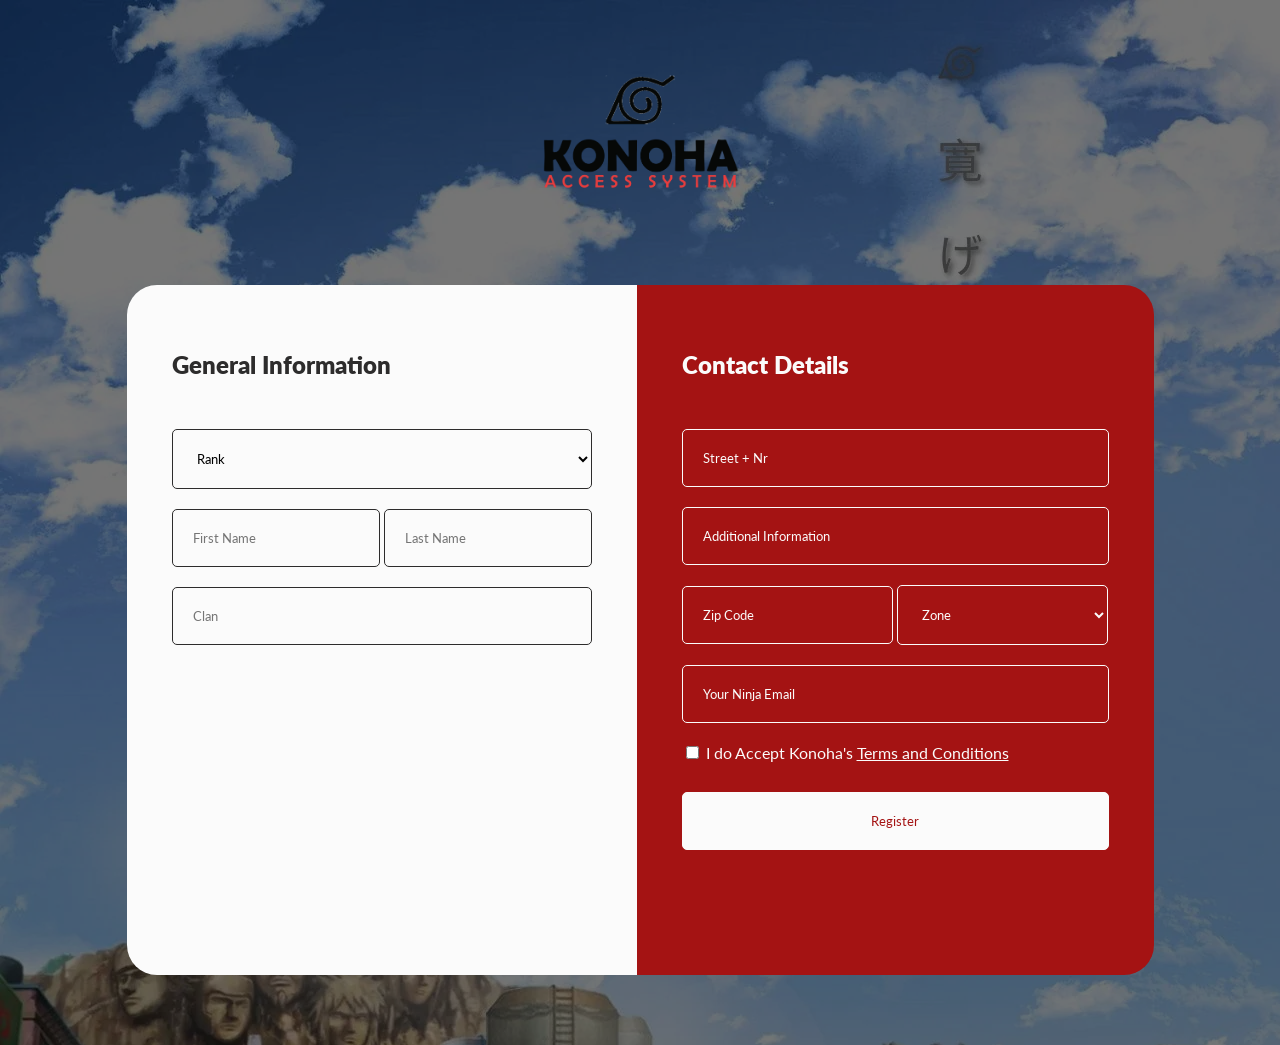
<file: frontend/src/styles/pages/signup.html>
<!DOCTYPE html>
<html lang="en">
<head>
    <meta charset="UTF-8">
    <meta name="viewport" content="width=device-width, initial-scale=1.0">
    <link rel="icon" type="image/x-icon" href="../../assets/img/logo/favicon.png">
    <link rel="stylesheet" type="text/css" href="../global.css">
    <link rel="stylesheet" type="text/css" href="../signup.css">
    <link rel="preconnect" href="https://fonts.googleapis.com">
    <link rel="preconnect" href="https://fonts.gstatic.com" crossorigin>
    <link href="https://fonts.googleapis.com/css2?family=Lato:ital,wght@0,100;0,300;0,400;0,700;0,900;1,100;1,300;1,400;1,700;1,900&family=Poppins:ital,wght@0,100;0,200;0,300;0,400;0,500;0,600;0,700;0,800;0,900;1,100;1,200;1,300;1,400;1,500;1,600;1,700;1,800;1,900&family=Smooch+Sans:wght@100..900&display=swap" rel="stylesheet">
    <title>Sign Up - Felipe Dev</title>
</head>
<body>

    <header class="container_logo">
        <a href="../../../index.html">
            <img src="../../assets/img/logo/konohalogo.png" class="logo" alt="Konoha Access System Logo">
        </a>
    </header>

    <main>
        <div class="ge_info">
            <h2> General Information</h2>
            <form method="post" class="geform">
                    <select name="rank" class="rank">
                        <option value="" disabled selected>Rank</option>
                        <option value="Genin">Genin</option>
                        <option value="Chunin">Chunin</option>
                        <option value="Jonin">Jonin</option>
                        <option value="Anbu">Anbu</option>
                        <option value="Hokage">Hokage</option>
                    </select>

                    <br>

                    <input type="text" required placeholder="First Name" name="name" class="name">

                    <input type="text" required placeholder="Last Name" name="last name" class="lname">

                    <br>

                    <input type="name" required placeholder="Clan" class="clan">
           

                </div>
            </form>
        </div>
        <div class="ctc_details">

            <h2> Contact Details</h2>

            <form method="post" class="geform">
                
                <input type="text" name="address" required placeholder="Street + Nr" class="street">

                <br>

                <input type="text" name="address2" placeholder="Additional Information" class="adc">

                <br>

                <input type="number" name="Zip Code" required placeholder="Zip Code" maxlength="5" class="zipcode">

                <select name="Zone" required class="zone">
                        <option value="" disabled selected>Zone</option>
                        <option value="Hokage District">Hokage District</option>
                        <option value="Academy District">Academy District</option>
                        <option value="Residential District">Residential District</option>
                        <option value="Clan Districts">Clan Districts</option>
                        <option value="Commercial District">Commercial District</option>
                        <option value="Shinobi Operations District">Shinobi Operations District</option>
                        <option value="Medical District">Medical District</option>
                        <option value="Training Grounds Zone">Training Grounds Zone</option>
                    </select>

                    <br>

                    <input type="email" name="email" required placeholder="Your Ninja Email" class="email">

                    <br>

                    <input id="remember" type="checkbox">
                    <label for="remember" class="terms">I do Accept Konoha's <a href="">Terms and Conditions </a></label>

                    <br>

                    <input type="submit" value="Register" class="signin-button">
                
            </form>
        </div>

    </main>


    
</body>
</html>
</file>
<file: frontend/src/styles/global.css>
:root {
    --primary: #E83D3D;
    --secondary: #A41313;
    --light:#fbfbfb;
    --dark-1:#2D2C2C;
    --dark-2:#525151;
    --dark-lowopacity:rgba(45, 44, 44, 0.7);
}

body {
    background-image: url('../assets/img/background/konoha.png');
    padding: 70px;
    background-color: var(--dark-1);
    display: flex;
    flex-direction: column;
    justify-content: center;
    align-items: center;
    margin: 0px;
}

* {
    box-sizing: border-box;
    font-family: "Lato", sans-serif;
    font-weight: 400;
    font-style: normal
}
</file>
<file: frontend/src/styles/signup.css>
.logo {
    width: 200px;
    margin-bottom: 85px;
}

.logo:hover {
    margin-top: -3px;
    transition: ease-in;
}

.ctc_details ::placeholder {
    color: var(--light);
}

main {
    display: flex;
    justify-content: center;
    align-items: center;
    
}

.ge_info {
    background-color: var(--light);
    color: var(--dark-1);
    padding: 5vh;
    border-radius: 30px 0 0 30px;
    height: 690px;
}

.ctc_details {
    background-color: var(--secondary);
    color: var(--light);
    padding: 5vh;
    border-radius: 0 30px 30px 0;
    height: 690px;
}

.signin-button {
    color: var(--secondary);
    background-color: var(--light);
    border-radius: 5px;
    width: 100%;
    padding: 20px;
    border: none;
    margin-bottom: 7.5px;
    margin-top: 30px;
    font-weight: 400;
}

.signin-button:hover {
    background-color: var(--secondary);
    color: var(--light);
}

h2 {
    font-family: "Lato", sans-serif;
    font-weight: 800;
    font-style: normal;
    margin-bottom: 50px;
}

a {
    color: var(--light);
    font-family: "Lato", sans-serif;
    font-weight: 400;
    font-style: normal;
}

input, select {
    padding: 20px;
    background-color: transparent;
}

.ctc_details input, .ctc_details select {
    border: var(--light) solid 1.3px;
    border-radius: 5px;
}

.ge_info input, .ge_info select {
    border: var(--dark-1) solid 1.3px;
    border-radius: 5px;
}

.rank {
    width: 100%;
    margin-bottom: 20px;
}

.clan {
    width: 100%;
    margin-bottom: 20px;
    margin-top: 20px;
}

.street {
    width: 100%;
    margin-bottom: 20px;
}

.adc {
    width: 100%;
    margin-bottom: 20px;
}

.zipcode,
.zone {
    width: 49.5%;
    margin-bottom: 20px;
}

select.zone,
select.zone option {
  color: var(--light);
}



.email {
    width: 100%;
    margin-bottom: 20px;
}


@media (max-width:790px){
    * {
        padding: 3vh;
        padding-top: 0;
    }

    main {
        flex-direction: column;
        height: auto;
    }

    input, select {
    padding: 10px;
    background-color: transparent;
}

h2 {
    font-family: "Lato", sans-serif;
    font-weight: 800;
    font-style: normal;
    margin-bottom: 0px;
    text-align: center;
}

.ge_info {
    background-color: var(--light);
    color: var(--dark-1);
    padding: 2vh;
    border-radius: 30px;
    height: auto;
    width: 350px;
    margin-bottom: 30px;
}

.ctc_details {
    background-color: var(--secondary);
    color: var(--light);
    padding: 2vh;
    border-radius:30px;
    height: auto;
    width: 350px;
}

.rank, .name, .lname, .clan {
    margin-bottom: 5px;
    width: 100%;
}


.clan {
    margin-top: 0;
}
.logo {
    width: 200px;
    margin-bottom: 0;
}

.container_logo a {
    padding: 0;
}

.street, .adc, .zipcode, .zone, .email {
    width: 100%;
}

}
</file>
